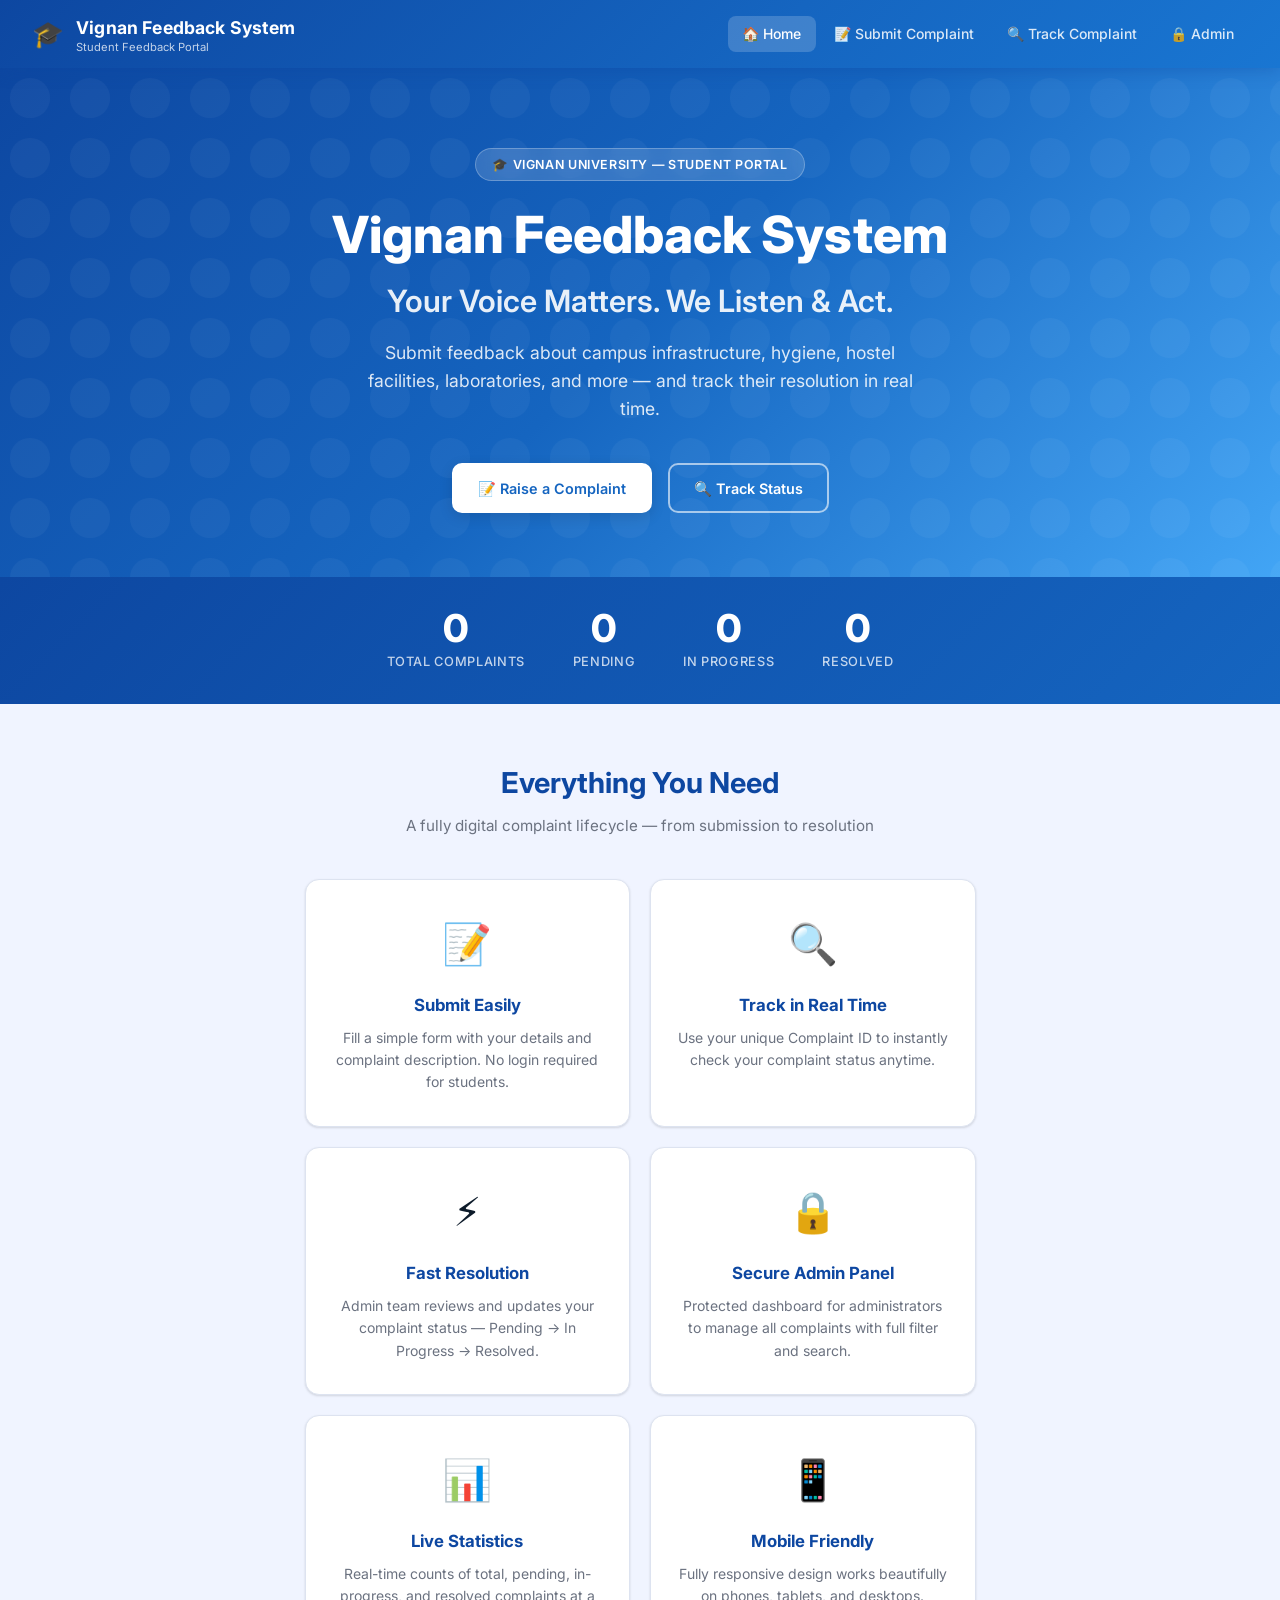
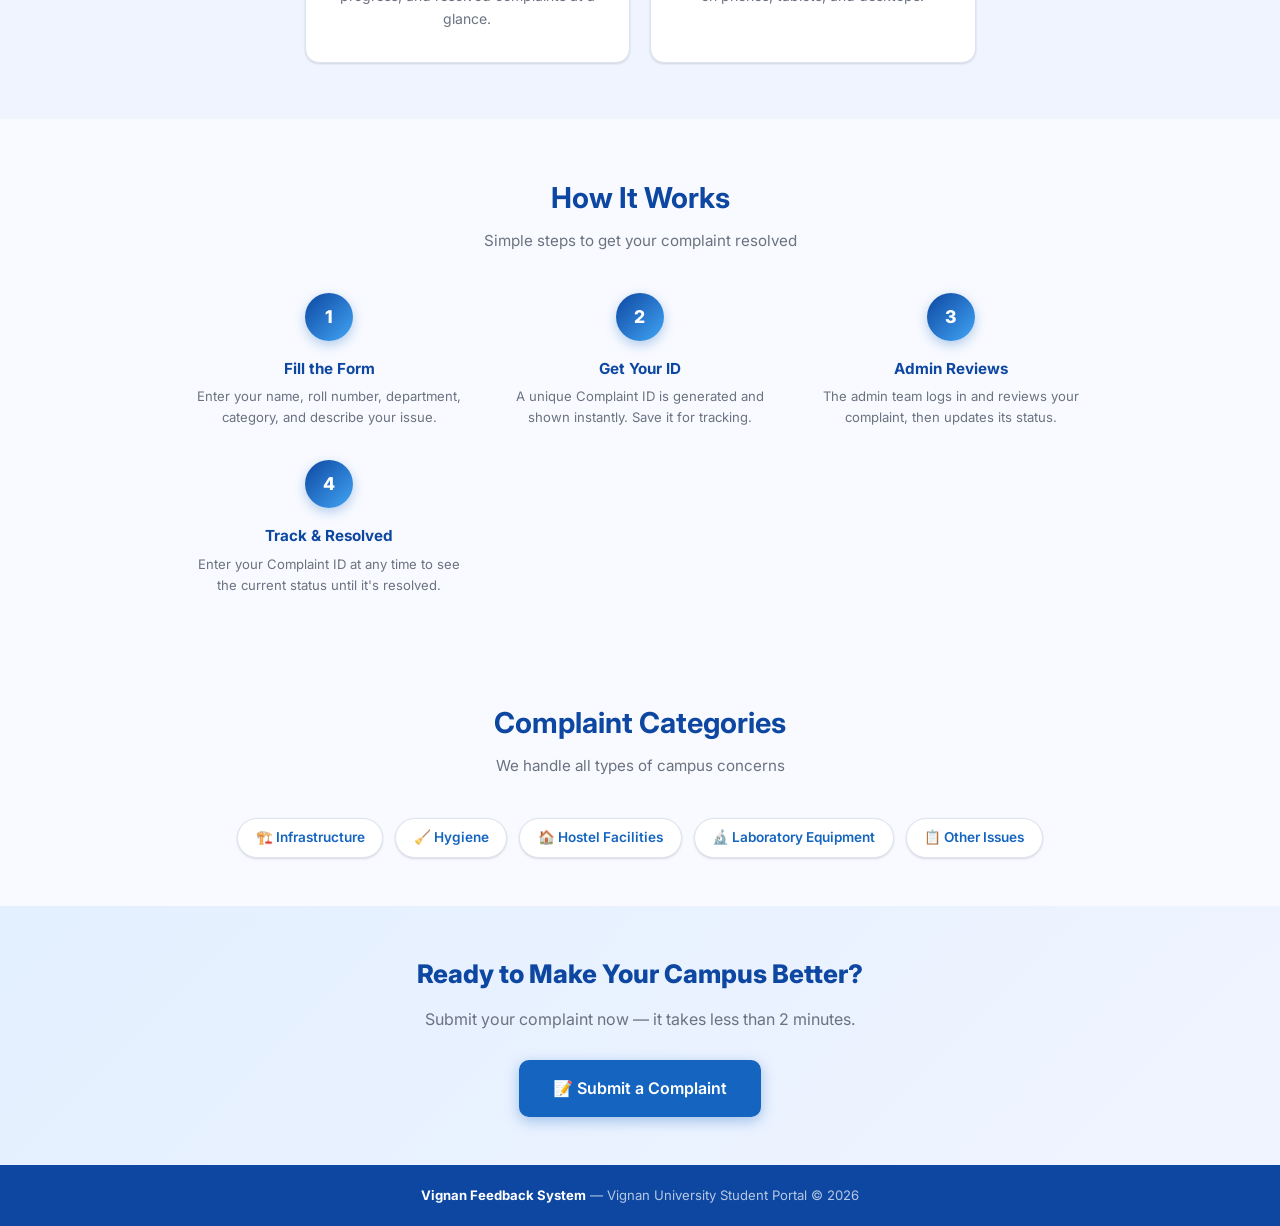
<file: index.html>
<!DOCTYPE html>
<html lang="en">

<head>
    <meta charset="UTF-8" />
    <meta name="viewport" content="width=device-width, initial-scale=1.0" />
    <title>Vignan Feedback System – Home | Student Feedback Portal</title>
    <meta name="description"
        content="Vignan Feedback System – Digital platform for students to raise and track feedback on infrastructure, hygiene, hostel, labs and campus maintenance." />
    <link rel="stylesheet" href="css/style.css" />
    <style>
        .cta-section {
            background: linear-gradient(135deg, #E3F0FF, #F0F4FF);
            padding: 3rem 1.5rem;
            text-align: center;
        }

        .how-section {
            padding: 3.5rem 1.5rem;
        }

        .how-steps {
            display: grid;
            grid-template-columns: repeat(auto-fit, minmax(220px, 1fr));
            gap: 2rem;
            max-width: 900px;
            margin: 0 auto;
        }

        .how-step {
            text-align: center;
        }

        .step-num {
            width: 48px;
            height: 48px;
            background: linear-gradient(135deg, var(--primary-dark), var(--accent));
            border-radius: 50%;
            color: #fff;
            display: flex;
            align-items: center;
            justify-content: center;
            font-weight: 800;
            font-size: 1.1rem;
            margin: 0 auto 1rem;
            box-shadow: 0 4px 12px rgba(21, 101, 192, .3);
        }

        .how-step h3 {
            font-size: .95rem;
            font-weight: 700;
            color: var(--primary-dark);
            margin-bottom: .3rem;
        }

        .how-step p {
            font-size: .82rem;
            color: var(--text-muted);
        }

        .categories-section {
            padding: 3rem 1.5rem;
            background: #F8FAFF;
        }

        .cat-chips {
            display: flex;
            flex-wrap: wrap;
            gap: .75rem;
            justify-content: center;
            margin-top: 1.5rem;
        }

        .cat-chip {
            display: inline-flex;
            align-items: center;
            gap: .4rem;
            padding: .5rem 1.1rem;
            border-radius: 50px;
            background: var(--bg-card);
            border: 1.5px solid var(--border);
            font-size: .85rem;
            font-weight: 600;
            color: var(--primary);
            box-shadow: var(--shadow-sm);
            transition: all var(--transition);
        }

        .cat-chip:hover {
            background: var(--primary);
            color: #fff;
            transform: translateY(-2px);
            box-shadow: var(--shadow-md);
        }
    </style>
</head>

<body>

    <!-- NAVBAR -->
    <nav class="navbar">
        <a href="index.html" class="navbar-brand">
            <span class="brand-icon">🎓</span>
            <div>
                <span class="brand-text">Vignan Feedback System</span>
                <span class="brand-sub">Student Feedback Portal</span>
            </div>
        </a>
        <button class="nav-hamburger" id="hamburger" aria-label="Menu">☰</button>
        <ul class="nav-links" id="navLinks">
            <li><a href="index.html">🏠 Home</a></li>
            <li><a href="submit.html">📝 Submit Complaint</a></li>
            <li><a href="track.html">🔍 Track Complaint</a></li>
            <li><a href="admin.html">🔒 Admin</a></li>
        </ul>
    </nav>

    <!-- HERO -->
    <section class="hero">
        <div class="hero-badge">🎓 Vignan University — Student Portal</div>
        <h1>Vignan Feedback System<br><span style="font-size:.6em;font-weight:600;opacity:.9">Your Voice Matters. We
                Listen & Act.</span></h1>
        <p>Submit feedback about campus infrastructure, hygiene, hostel facilities, laboratories, and more — and track
            their resolution in real time.</p>
        <div class="hero-actions">
            <a href="submit.html" class="btn btn-white">📝 Raise a Complaint</a>
            <a href="track.html" class="btn btn-outline-white">🔍 Track Status</a>
        </div>
    </section>

    <!-- COUNTER BANNER -->
    <div class="counter-banner">
        <div class="counter-grid">
            <div class="counter-item">
                <div class="counter-num" id="cntTotal">0</div>
                <div class="counter-label">Total Complaints</div>
            </div>
            <div class="counter-item">
                <div class="counter-num" id="cntPending">0</div>
                <div class="counter-label">Pending</div>
            </div>
            <div class="counter-item">
                <div class="counter-num" id="cntProgress">0</div>
                <div class="counter-label">In Progress</div>
            </div>
            <div class="counter-item">
                <div class="counter-num" id="cntResolved">0</div>
                <div class="counter-label">Resolved</div>
            </div>
        </div>
    </div>

    <!-- FEATURES -->
    <section class="features-section">
        <h2 class="section-title">Everything You Need</h2>
        <p class="section-sub">A fully digital complaint lifecycle — from submission to resolution</p>
        <div class="features-grid">
            <div class="feature-card card-hover">
                <span class="feature-icon">📝</span>
                <h3>Submit Easily</h3>
                <p>Fill a simple form with your details and complaint description. No login required for students.</p>
            </div>
            <div class="feature-card card-hover">
                <span class="feature-icon">🔍</span>
                <h3>Track in Real Time</h3>
                <p>Use your unique Complaint ID to instantly check your complaint status anytime.</p>
            </div>
            <div class="feature-card card-hover">
                <span class="feature-icon">⚡</span>
                <h3>Fast Resolution</h3>
                <p>Admin team reviews and updates your complaint status — Pending → In Progress → Resolved.</p>
            </div>
            <div class="feature-card card-hover">
                <span class="feature-icon">🔒</span>
                <h3>Secure Admin Panel</h3>
                <p>Protected dashboard for administrators to manage all complaints with full filter and search.</p>
            </div>
            <div class="feature-card card-hover">
                <span class="feature-icon">📊</span>
                <h3>Live Statistics</h3>
                <p>Real-time counts of total, pending, in-progress, and resolved complaints at a glance.</p>
            </div>
            <div class="feature-card card-hover">
                <span class="feature-icon">📱</span>
                <h3>Mobile Friendly</h3>
                <p>Fully responsive design works beautifully on phones, tablets, and desktops.</p>
            </div>
        </div>
    </section>

    <!-- HOW IT WORKS -->
    <section class="how-section" style="background:#F8FAFF;">
        <h2 class="section-title">How It Works</h2>
        <p class="section-sub">Simple steps to get your complaint resolved</p>
        <div class="how-steps">
            <div class="how-step">
                <div class="step-num">1</div>
                <h3>Fill the Form</h3>
                <p>Enter your name, roll number, department, category, and describe your issue.</p>
            </div>
            <div class="how-step">
                <div class="step-num">2</div>
                <h3>Get Your ID</h3>
                <p>A unique Complaint ID is generated and shown instantly. Save it for tracking.</p>
            </div>
            <div class="how-step">
                <div class="step-num">3</div>
                <h3>Admin Reviews</h3>
                <p>The admin team logs in and reviews your complaint, then updates its status.</p>
            </div>
            <div class="how-step">
                <div class="step-num">4</div>
                <h3>Track & Resolved</h3>
                <p>Enter your Complaint ID at any time to see the current status until it's resolved.</p>
            </div>
        </div>
    </section>

    <!-- CATEGORIES -->
    <section class="categories-section">
        <h2 class="section-title">Complaint Categories</h2>
        <p class="section-sub">We handle all types of campus concerns</p>
        <div class="cat-chips">
            <span class="cat-chip">🏗️ Infrastructure</span>
            <span class="cat-chip">🧹 Hygiene</span>
            <span class="cat-chip">🏠 Hostel Facilities</span>
            <span class="cat-chip">🔬 Laboratory Equipment</span>
            <span class="cat-chip">📋 Other Issues</span>
        </div>
    </section>

    <!-- CTA -->
    <section class="cta-section">
        <h2 style="font-size:1.6rem;font-weight:800;color:var(--primary-dark);margin-bottom:.75rem;">
            Ready to Make Your Campus Better?
        </h2>
        <p style="color:var(--text-muted);margin-bottom:1.75rem;">Submit your complaint now — it takes less than 2
            minutes.</p>
        <a href="submit.html" class="btn btn-primary" style="font-size:1rem;padding:.85rem 2rem;">
            📝 Submit a Complaint
        </a>
    </section>

    <!-- FOOTER -->
    <footer>
        <strong>Vignan Feedback System</strong> &mdash; Vignan University Student Portal &copy; 2026
    </footer>

    <script src="js/app.js"></script>
    <script>
        initNavbar();

        // Animate home counters from LocalStorage data
        window.addEventListener('DOMContentLoaded', () => {
            const stats = calcStats(getComplaints());
            animateCounter(document.getElementById('cntTotal'), stats.total);
            animateCounter(document.getElementById('cntPending'), stats.pending);
            animateCounter(document.getElementById('cntProgress'), stats.inProgress);
            animateCounter(document.getElementById('cntResolved'), stats.resolved);
        });
    </script>
</body>

</html>
</file>
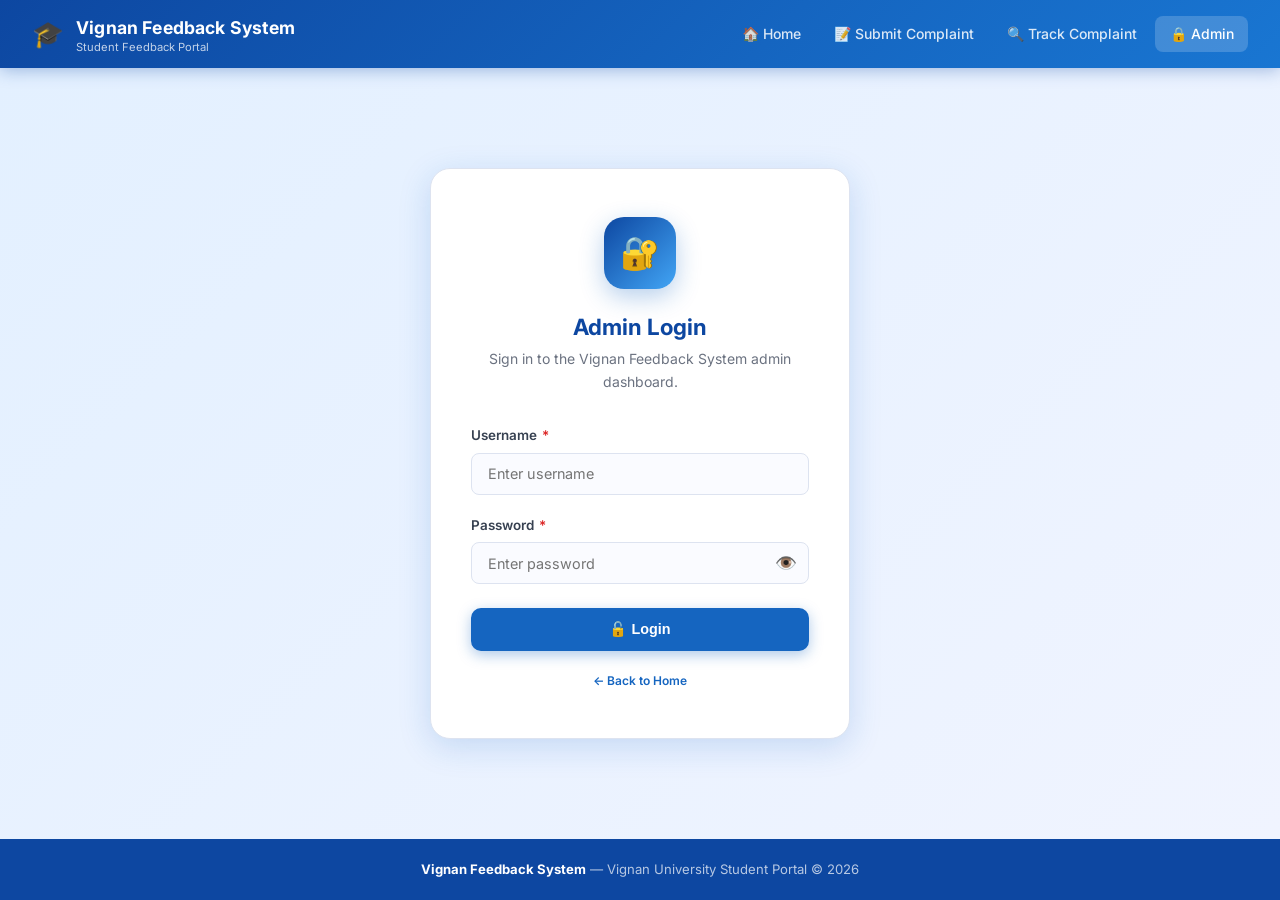
<file: admin.html>
<!DOCTYPE html>
<html lang="en">

<head>
    <meta charset="UTF-8" />
    <meta name="viewport" content="width=device-width, initial-scale=1.0" />
    <title>Admin Login | Vignan Feedback System</title>
    <meta name="description" content="Secure admin login for the Vignan Feedback System." />
    <link rel="stylesheet" href="css/style.css" />
</head>

<body style="display:flex;flex-direction:column;min-height:100vh;">

    <!-- NAVBAR -->
    <nav class="navbar">
        <a href="index.html" class="navbar-brand">
            <span class="brand-icon">🎓</span>
            <div>
                <span class="brand-text">Vignan Feedback System</span>
                <span class="brand-sub">Student Feedback Portal</span>
            </div>
        </a>
        <button class="nav-hamburger" id="hamburger" aria-label="Menu">☰</button>
        <ul class="nav-links" id="navLinks">
            <li><a href="index.html">🏠 Home</a></li>
            <li><a href="submit.html">📝 Submit Complaint</a></li>
            <li><a href="track.html">🔍 Track Complaint</a></li>
            <li><a href="admin.html">🔒 Admin</a></li>
        </ul>
    </nav>

    <div class="login-wrapper">
        <div class="login-card">
            <div class="login-logo">🔐</div>
            <h2>Admin Login</h2>
            <p class="login-sub">Sign in to the Vignan Feedback System admin dashboard.</p>

            <div id="alertArea"></div>

            <form id="loginForm" novalidate>
                <div class="form-group">
                    <label for="username">Username <span class="required">*</span></label>
                    <input type="text" id="username" placeholder="Enter username" autocomplete="username" />
                    <p class="field-error" id="usernameError">Please enter your username.</p>
                </div>
                <div class="form-group">
                    <label for="password">Password <span class="required">*</span></label>
                    <div style="position:relative;">
                        <input type="password" id="password" placeholder="Enter password"
                            autocomplete="current-password" style="padding-right:3rem;" />
                        <button type="button" id="togglePwd"
                            style="position:absolute;right:.75rem;top:50%;transform:translateY(-50%);background:none;border:none;cursor:pointer;font-size:1.1rem;"
                            aria-label="Toggle password">👁️</button>
                    </div>
                    <p class="field-error" id="passwordError">Please enter your password.</p>
                </div>
                <button type="submit" class="btn btn-primary btn-full" id="loginBtn" style="margin-top:.25rem;">
                    🔓 Login
                </button>
            </form>

            <p style="color:var(--text-muted);font-size:.75rem;margin-top:1.25rem;">
                <a href="index.html" style="color:var(--primary);text-decoration:none;font-weight:600;">← Back to
                    Home</a>
            </p>
        </div>
    </div>

    <footer>
        <strong>Vignan Feedback System</strong> &mdash; Vignan University Student Portal &copy; 2026
    </footer>

    <script src="js/app.js"></script>
    <script>
        initNavbar();

        // Redirect if already logged in
        if (isAdminLoggedIn()) {
            window.location.href = 'dashboard.html';
        }

        // Toggle password visibility
        document.getElementById('togglePwd').addEventListener('click', function () {
            const pwd = document.getElementById('password');
            const show = pwd.type === 'password';
            pwd.type = show ? 'text' : 'password';
            this.textContent = show ? '🙈' : '👁️';
        });

        ['username', 'password'].forEach(id => {
            document.getElementById(id).addEventListener('input', () => {
                clearFieldError(id);
                clearAlert('alertArea');
            });
        });

        document.getElementById('loginForm').addEventListener('submit', e => {
            e.preventDefault();
            clearAllErrors(['username', 'password']);
            clearAlert('alertArea');

            const user = document.getElementById('username').value.trim();
            const pass = document.getElementById('password').value;
            let valid = true;

            if (!user) { showFieldError('username', 'Please enter your username.'); valid = false; }
            if (!pass) { showFieldError('password', 'Please enter your password.'); valid = false; }
            if (!valid) return;

            const btn = document.getElementById('loginBtn');
            btn.disabled = true;
            btn.textContent = '⏳ Logging in…';

            setTimeout(() => {
                if (user === ADMIN_USER && pass === ADMIN_PASS) {
                    setAdminSession(true);
                    window.location.href = 'dashboard.html';
                } else {
                    showAlert('alertArea', 'error', 'Invalid username or password. Please try again.', '🔐');
                    btn.disabled = false;
                    btn.textContent = '🔓 Login';
                    document.getElementById('password').value = '';
                    document.getElementById('password').focus();
                }
            }, 500);
        });
    </script>
</body>

</html>
</file>
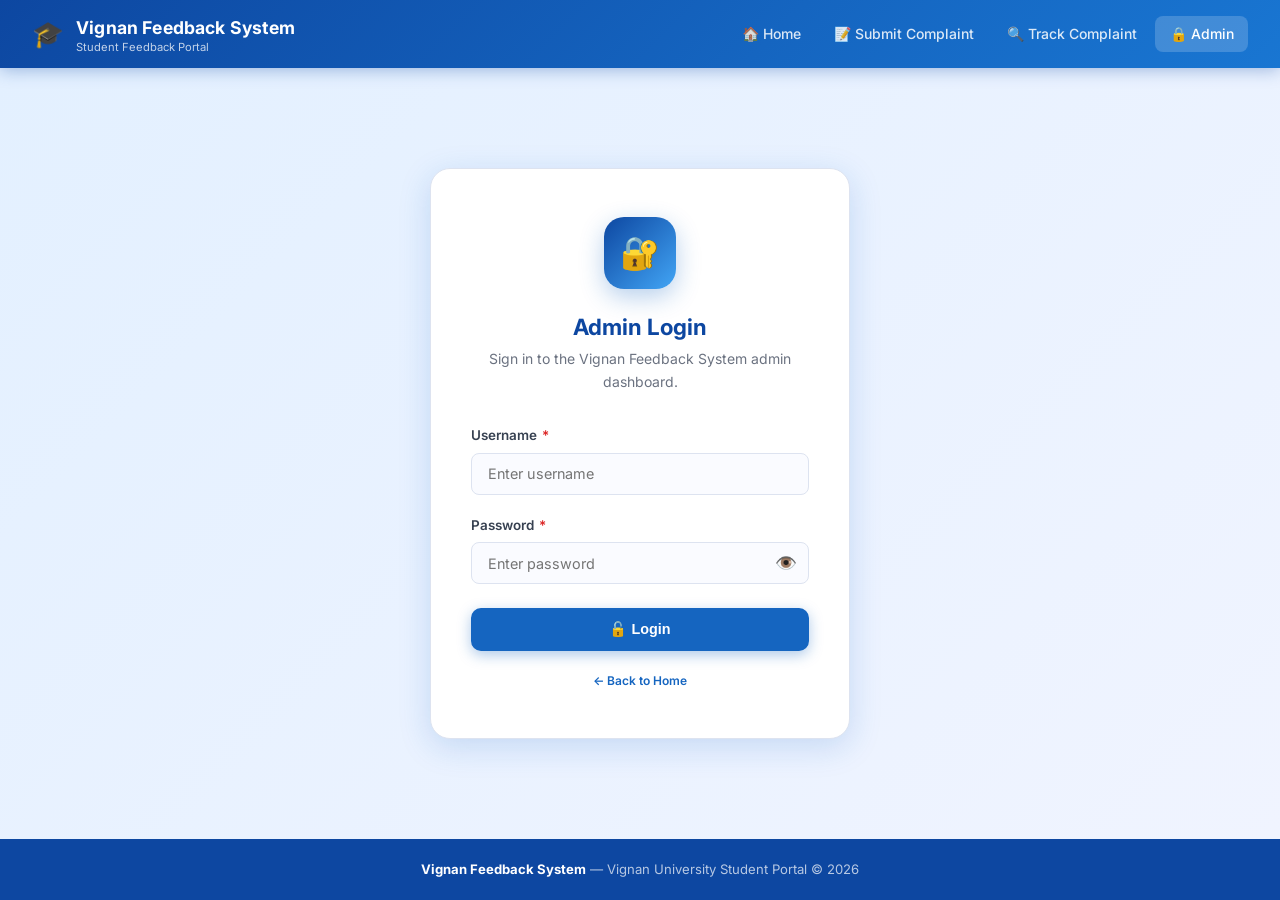
<file: dashboard.html>
<!DOCTYPE html>
<html lang="en">

<head>
    <meta charset="UTF-8" />
    <meta name="viewport" content="width=device-width, initial-scale=1.0" />
    <title>Admin Dashboard | Vignan Feedback System</title>
    <meta name="description" content="Admin dashboard to manage and resolve student feedback at Vignan University." />
    <link rel="stylesheet" href="css/style.css" />
    <style>
        body {
            background: #EEF1FB;
        }

        /* Sidebar-less top bar for admin */
        .admin-bar {
            background: var(--bg-card);
            border-bottom: 1px solid var(--border);
            padding: .9rem 2rem;
            display: flex;
            align-items: center;
            justify-content: space-between;
            gap: 1rem;
            flex-wrap: wrap;
        }

        .admin-bar .admin-info {
            display: flex;
            align-items: center;
            gap: .75rem;
        }

        .admin-avatar {
            width: 40px;
            height: 40px;
            background: linear-gradient(135deg, var(--primary-dark), var(--accent));
            border-radius: 10px;
            display: flex;
            align-items: center;
            justify-content: center;
            font-size: 1.2rem;
            color: #fff;
        }

        .admin-name {
            font-weight: 700;
            color: var(--primary-dark);
            font-size: .95rem;
        }

        .admin-role {
            font-size: .72rem;
            color: var(--text-muted);
        }

        .dashboard-wrap {
            max-width: 1200px;
            margin: 0 auto;
            padding: 2rem 1.5rem;
        }

        /* Complaint row action */
        .action-cell {
            white-space: nowrap;
            display: flex;
            gap: .4rem;
            align-items: center;
        }

        .cat-tag {
            display: inline-flex;
            align-items: center;
            gap: .3rem;
            font-size: .75rem;
            font-weight: 600;
            padding: .2rem .6rem;
            border-radius: 6px;
            background: var(--bg);
            color: var(--primary-dark);
            border: 1px solid var(--border);
            white-space: nowrap;
        }

        .complaint-id-cell {
            font-family: 'Courier New', monospace;
            font-size: .8rem;
            color: var(--primary);
            font-weight: 700;
        }

        /* Table overflow-x on mobile with min widths */
        .table-wrapper table {
            min-width: 860px;
        }

        /* No results */
        .no-results {
            text-align: center;
            padding: 3rem 1rem;
            color: var(--text-muted);
        }

        .no-results .icon {
            font-size: 3rem;
            margin-bottom: .75rem;
            display: block;
        }

        /* Responsive stats */
        @media (max-width: 600px) {
            .admin-bar {
                padding: .75rem 1rem;
            }

            .dashboard-wrap {
                padding: 1.25rem 1rem;
            }
        }
    </style>
</head>

<body>

    <!-- NAVBAR -->
    <nav class="navbar">
        <a href="index.html" class="navbar-brand">
            <span class="brand-icon">🎓</span>
            <div>
                <span class="brand-text">Vignan Feedback System</span>
                <span class="brand-sub">Student Feedback Portal</span>
            </div>
        </a>
        <button class="nav-hamburger" id="hamburger" aria-label="Menu">☰</button>
        <ul class="nav-links" id="navLinks">
            <li><a href="index.html">🏠 Home</a></li>
            <li><a href="submit.html">📝 Submit Complaint</a></li>
            <li><a href="track.html">🔍 Track Complaint</a></li>
            <li><a href="admin.html">🔒 Admin</a></li>
        </ul>
    </nav>

    <!-- ADMIN BAR -->
    <div class="admin-bar">
        <div class="admin-info">
            <div class="admin-avatar">👨‍💼</div>
            <div>
                <div class="admin-name">Administrator</div>
                <div class="admin-role">Vignan Feedback Management Panel</div>
            </div>
        </div>
        <button class="btn btn-danger btn-sm" onclick="logout()">🚪 Logout</button>
    </div>

    <!-- DASHBOARD CONTENT -->
    <div class="dashboard-wrap">

        <!-- Page Header -->
        <div class="page-header">
            <h2>📋 Feedback Dashboard</h2>
            <p>Manage and update the status of all student feedback submissions.</p>
        </div>

        <!-- Stats -->
        <div class="stats-grid">
            <div class="stat-card">
                <div class="stat-icon blue">📋</div>
                <div class="stat-info">
                    <div class="stat-value" id="statTotal">0</div>
                    <div class="stat-label">Total Complaints</div>
                </div>
            </div>
            <div class="stat-card">
                <div class="stat-icon yellow">🕐</div>
                <div class="stat-info">
                    <div class="stat-value" id="statPending">0</div>
                    <div class="stat-label">Pending</div>
                </div>
            </div>
            <div class="stat-card">
                <div class="stat-icon orange">🔄</div>
                <div class="stat-info">
                    <div class="stat-value" id="statInProgress">0</div>
                    <div class="stat-label">In Progress</div>
                </div>
            </div>
            <div class="stat-card">
                <div class="stat-icon green">✅</div>
                <div class="stat-info">
                    <div class="stat-value" id="statResolved">0</div>
                    <div class="stat-label">Resolved</div>
                </div>
            </div>
        </div>

        <!-- Alert Area -->
        <div id="alertArea"></div>

        <!-- Toolbar + Filters -->
        <div class="dashboard-toolbar">
            <div>
                <div class="toolbar-title">All Complaints</div>
                <div class="toolbar-count" id="countLabel">Loading…</div>
            </div>
            <button class="btn btn-outline btn-sm" onclick="refreshDashboard()">🔄 Refresh</button>
        </div>

        <div class="filter-bar">
            <input type="search" id="searchInput" placeholder="🔍 Search by name, roll no, or ID…"
                oninput="applyFilters()" />
            <select id="filterCategory" onchange="applyFilters()">
                <option value="">All Categories</option>
                <option value="Infrastructure">🏗️ Infrastructure</option>
                <option value="Hygiene">🧹 Hygiene</option>
                <option value="Hostel">🏠 Hostel</option>
                <option value="Labs">🔬 Labs</option>
                <option value="Other">📋 Other</option>
            </select>
            <select id="filterStatus" onchange="applyFilters()">
                <option value="">All Statuses</option>
                <option value="Pending">🕐 Pending</option>
                <option value="In Progress">🔄 In Progress</option>
                <option value="Resolved">✅ Resolved</option>
            </select>
            <select id="filterDept" onchange="applyFilters()">
                <option value="">All Departments</option>
                <option>Computer Science</option>
                <option>Electronics & Communication</option>
                <option>Mechanical Engineering</option>
                <option>Civil Engineering</option>
                <option>Electrical Engineering</option>
                <option>Information Technology</option>
                <option>Chemical Engineering</option>
                <option>Biotechnology</option>
                <option>Other</option>
            </select>
        </div>

        <!-- Table -->
        <div class="table-wrapper">
            <table id="complaintsTable">
                <thead>
                    <tr>
                        <th>#</th>
                        <th>Complaint ID</th>
                        <th>Student Name</th>
                        <th>Roll No.</th>
                        <th>Department</th>
                        <th>Category</th>
                        <th>Description</th>
                        <th>Submitted</th>
                        <th>Current Status</th>
                        <th>Update Status</th>
                    </tr>
                </thead>
                <tbody id="tableBody">
                    <tr>
                        <td colspan="10">
                            <div class="no-results"><span class="icon">⏳</span>Loading complaints…</div>
                        </td>
                    </tr>
                </tbody>
            </table>
        </div>

    </div>

    <!-- FOOTER -->
    <footer>
        <strong>Vignan Feedback System</strong> &mdash; Admin Dashboard &copy; 2026
    </footer>

    <script src="js/app.js"></script>
    <script>
        requireAdminAuth();
        initNavbar();

        let allComplaints = [];

        function refreshDashboard() {
            allComplaints = getComplaints();
            updateStats(allComplaints);
            applyFilters();
        }

        function updateStats(list) {
            const s = calcStats(list);
            animateCounter(document.getElementById('statTotal'), s.total, 600);
            animateCounter(document.getElementById('statPending'), s.pending, 600);
            animateCounter(document.getElementById('statInProgress'), s.inProgress, 600);
            animateCounter(document.getElementById('statResolved'), s.resolved, 600);
        }

        function applyFilters() {
            const search = document.getElementById('searchInput').value.trim().toLowerCase();
            const cat = document.getElementById('filterCategory').value;
            const status = document.getElementById('filterStatus').value;
            const dept = document.getElementById('filterDept').value;

            const filtered = allComplaints.filter(c => {
                const matchSearch = !search ||
                    c.name.toLowerCase().includes(search) ||
                    c.roll.toLowerCase().includes(search) ||
                    c.id.toLowerCase().includes(search) ||
                    c.description.toLowerCase().includes(search);
                const matchCat = !cat || c.category === cat;
                const matchStatus = !status || c.status === status;
                const matchDept = !dept || c.department === dept;
                return matchSearch && matchCat && matchStatus && matchDept;
            });

            renderTable(filtered);
            document.getElementById('countLabel').textContent =
                `Showing ${filtered.length} of ${allComplaints.length} complaint${allComplaints.length !== 1 ? 's' : ''}`;
        }

        function renderTable(list) {
            const tbody = document.getElementById('tableBody');

            if (list.length === 0) {
                tbody.innerHTML = `
        <tr>
          <td colspan="10">
            <div class="no-results">
              <span class="icon">📭</span>
              <p>No complaints found matching your filters.</p>
            </div>
          </td>
        </tr>`;
                return;
            }

            tbody.innerHTML = list.map((c, i) => `
      <tr id="row-${c.id}">
        <td style="color:var(--text-muted);font-size:.8rem;">${i + 1}</td>
        <td class="complaint-id-cell">${escHtml(c.id)}</td>
        <td style="font-weight:600;color:var(--text-dark);">${escHtml(c.name)}</td>
        <td>${escHtml(c.roll)}</td>
        <td style="font-size:.82rem;">${escHtml(c.department)}</td>
        <td><span class="cat-tag">${categoryIcon(c.category)} ${escHtml(c.category)}</span></td>
        <td style="max-width:200px;">
          <div style="max-height:3.5em;overflow:hidden;font-size:.82rem;color:var(--text-muted);" title="${escHtml(c.description)}">
            ${escHtml(c.description)}
          </div>
        </td>
        <td style="font-size:.78rem;color:var(--text-muted);white-space:nowrap;">${formatDate(c.createdAt)}</td>
        <td>${statusBadge(c.status)}</td>
        <td class="action-cell">
          <select class="table-status-select" id="sel-${c.id}" onchange="updateStatus('${c.id}', this.value)">
            <option value="Pending"     ${c.status === 'Pending' ? 'selected' : ''}>🕐 Pending</option>
            <option value="In Progress" ${c.status === 'In Progress' ? 'selected' : ''}>🔄 In Progress</option>
            <option value="Resolved"    ${c.status === 'Resolved' ? 'selected' : ''}>✅ Resolved</option>
          </select>
        </td>
      </tr>
    `).join('');
        }

        function updateStatus(id, newStatus) {
            const ok = updateComplaintStatus(id, newStatus);
            if (!ok) {
                showAlert('alertArea', 'error', 'Failed to update complaint status. Please refresh.');
                return;
            }
            // Refresh in-memory list
            allComplaints = getComplaints();
            updateStats(allComplaints);

            // Update badge in the row without full re-render (smooth UX)
            const row = document.getElementById('row-' + id);
            if (row) {
                const badgeCell = row.querySelectorAll('td')[8];
                if (badgeCell) {
                    badgeCell.innerHTML = statusBadge(newStatus);
                }
            }

            showAlert('alertArea', 'success',
                `Status updated to <strong>${newStatus}</strong> for complaint <strong>${id}</strong>.`, '✅');

            // Auto-clear alert after 3s
            setTimeout(() => clearAlert('alertArea'), 3000);
        }

        function logout() {
            if (confirm('Are you sure you want to logout?')) {
                setAdminSession(false);
                window.location.href = 'admin.html';
            }
        }

        function escHtml(s) {
            return String(s)
                .replace(/&/g, '&amp;')
                .replace(/</g, '&lt;')
                .replace(/>/g, '&gt;')
                .replace(/"/g, '&quot;');
        }

        // Init
        window.addEventListener('DOMContentLoaded', refreshDashboard);

        // Auto-refresh every 30 seconds
        setInterval(refreshDashboard, 30000);
    </script>
</body>

</html>
</file>
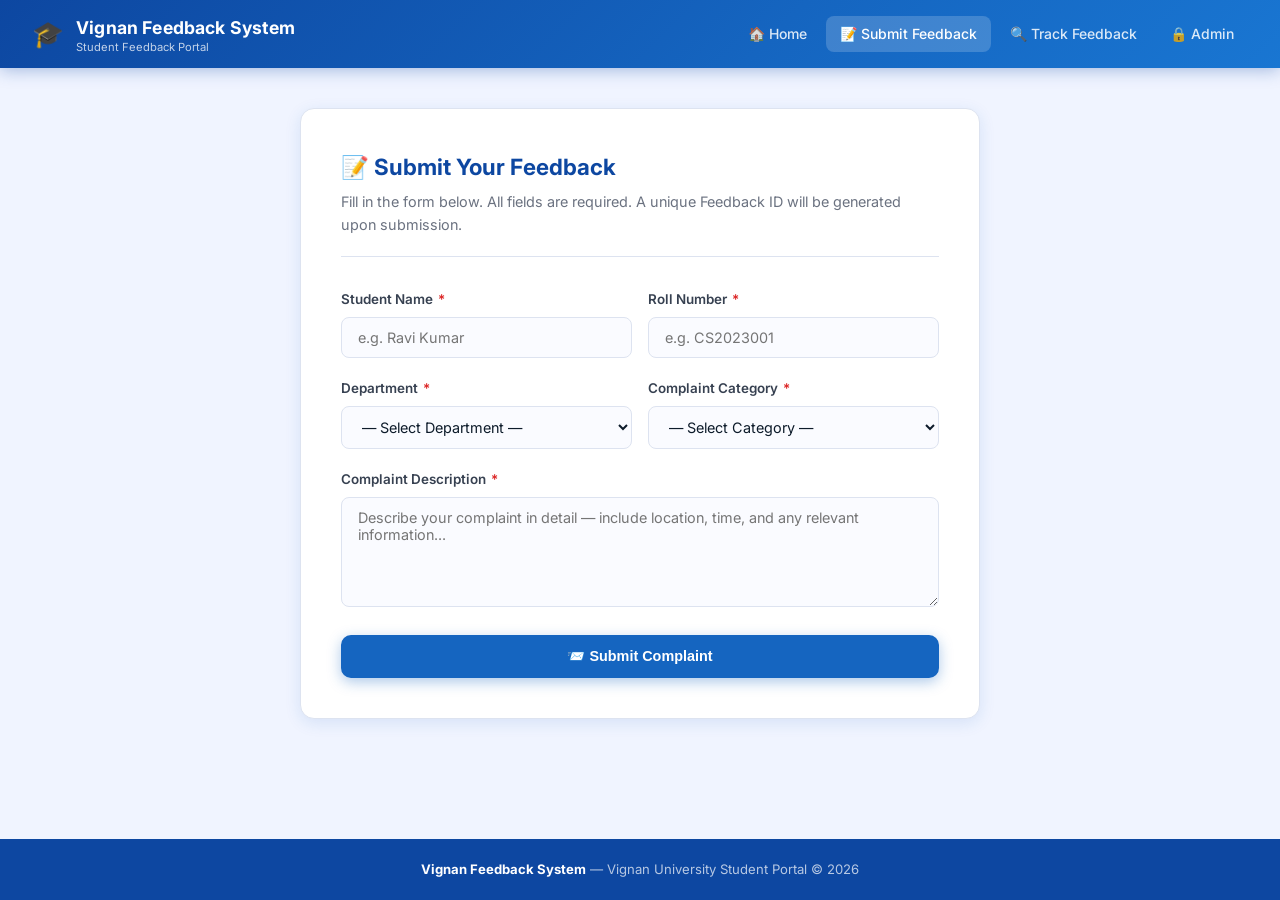
<file: submit.html>
<!DOCTYPE html>
<html lang="en">

<head>
    <meta charset="UTF-8" />
    <meta name="viewport" content="width=device-width, initial-scale=1.0" />
    <title>Submit Feedback | Vignan Feedback System</title>
    <meta name="description"
        content="Submit a new campus feedback for infrastructure, hygiene, hostel, labs, or other issues at Vignan University." />
    <link rel="stylesheet" href="css/style.css" />
    <style>
        .success-box {
            background: var(--bg-card);
            border: 1.5px solid #86EFAC;
            border-radius: var(--radius);
            padding: 2rem;
            text-align: center;
            box-shadow: var(--shadow-md);
            max-width: 480px;
            margin: 0 auto;
            animation: slideIn .45s ease;
        }

        .success-box .success-icon {
            font-size: 3.5rem;
            margin-bottom: 1rem;
        }

        .success-box h3 {
            font-size: 1.3rem;
            font-weight: 700;
            color: #166534;
            margin-bottom: .5rem;
        }

        .success-box p {
            color: var(--text-muted);
            font-size: .9rem;
            margin-bottom: 1rem;
        }

        .complaint-id-display {
            background: linear-gradient(135deg, var(--primary-dark), var(--primary));
            color: #fff;
            border-radius: 10px;
            padding: .9rem 1.25rem;
            font-family: 'Courier New', monospace;
            font-size: 1.15rem;
            font-weight: 700;
            letter-spacing: .08em;
            margin: 1rem 0;
            user-select: all;
        }

        .copy-btn {
            display: inline-flex;
            align-items: center;
            gap: .4rem;
            font-size: .8rem;
            color: var(--primary);
            cursor: pointer;
            background: none;
            border: none;
            font-weight: 600;
            margin-top: -.25rem;
        }

        .copy-btn:hover {
            text-decoration: underline;
        }
    </style>
</head>

<body>

    <!-- NAVBAR -->
    <nav class="navbar">
        <a href="index.html" class="navbar-brand">
            <span class="brand-icon">🎓</span>
            <div>
                <span class="brand-text">Vignan Feedback System</span>
                <span class="brand-sub">Student Feedback Portal</span>
            </div>
        </a>
        <button class="nav-hamburger" id="hamburger" aria-label="Menu">☰</button>
        <ul class="nav-links" id="navLinks">
            <li><a href="index.html">🏠 Home</a></li>
            <li><a href="submit.html">📝 Submit Feedback</a></li>
            <li><a href="track.html">🔍 Track Feedback</a></li>
            <li><a href="admin.html">🔒 Admin</a></li>
        </ul>
    </nav>

    <!-- PAGE CONTENT -->
    <main style="flex:1; padding: 2.5rem 1.5rem; display:flex; flex-direction:column; align-items:center;">

        <!-- Alert area -->
        <div id="alertArea" style="width:100%;max-width:680px;"></div>

        <!-- Success Section (hidden until submission) -->
        <div id="successSection" style="display:none; width:100%; text-align:center;">
            <div class="success-box">
                <div class="success-icon">🎉</div>
                <h3>Feedback Submitted Successfully!</h3>
                <p>Your feedback has been registered. Use the Feedback ID below to track its status.</p>
                <div class="complaint-id-display" id="displayedId">—</div>
                <button class="copy-btn" id="copyBtn" onclick="copyId()">📋 Copy ID</button>
                <div style="display:flex; gap:.75rem; justify-content:center; margin-top:1.5rem; flex-wrap:wrap;">
                    <a href="track.html" class="btn btn-primary btn-sm">🔍 Track Now</a>
                    <button class="btn btn-outline btn-sm" onclick="resetForm()">📝 Submit Another</button>
                </div>
            </div>
        </div>

        <!-- Form Section -->
        <div id="formSection" style="width:100%;">
            <div class="form-card">
                <h2>📝 Submit Your Feedback</h2>
                <p class="form-subtitle">Fill in the form below. All fields are required. A unique Feedback ID will be
                    generated upon submission.</p>

                <form id="complaintForm" novalidate>
                    <div class="form-row">
                        <div class="form-group">
                            <label for="studentName">Student Name <span class="required">*</span></label>
                            <input type="text" id="studentName" placeholder="e.g. Ravi Kumar" autocomplete="name" />
                            <p class="field-error" id="studentNameError">Please enter your name.</p>
                        </div>
                        <div class="form-group">
                            <label for="rollNumber">Roll Number <span class="required">*</span></label>
                            <input type="text" id="rollNumber" placeholder="e.g. CS2023001" />
                            <p class="field-error" id="rollNumberError">Please enter your roll number.</p>
                        </div>
                    </div>

                    <div class="form-row">
                        <div class="form-group">
                            <label for="department">Department <span class="required">*</span></label>
                            <select id="department">
                                <option value="">— Select Department —</option>
                                <option>Computer Science</option>
                                <option>Electronics & Communication</option>
                                <option>Mechanical Engineering</option>
                                <option>Civil Engineering</option>
                                <option>Electrical Engineering</option>
                                <option>Information Technology</option>
                                <option>Chemical Engineering</option>
                                <option>Biotechnology</option>
                                <option>Other</option>
                            </select>
                            <p class="field-error" id="departmentError">Please select your department.</p>
                        </div>
                        <div class="form-group">
                            <label for="category">Complaint Category <span class="required">*</span></label>
                            <select id="category">
                                <option value="">— Select Category —</option>
                                <option value="Infrastructure">🏗️ Infrastructure</option>
                                <option value="Hygiene">🧹 Hygiene</option>
                                <option value="Hostel">🏠 Hostel Facilities</option>
                                <option value="Labs">🔬 Laboratory Equipment</option>
                                <option value="Other">📋 Other</option>
                            </select>
                            <p class="field-error" id="categoryError">Please select a complaint category.</p>
                        </div>
                    </div>

                    <div class="form-group">
                        <label for="description">Complaint Description <span class="required">*</span></label>
                        <textarea id="description" rows="5"
                            placeholder="Describe your complaint in detail — include location, time, and any relevant information..."></textarea>
                        <p class="field-error" id="descriptionError">Please describe your complaint (at least 20
                            characters).</p>
                    </div>

                    <button type="submit" class="btn btn-primary btn-full" id="submitBtn">
                        📨 Submit Complaint
                    </button>
                </form>
            </div>
        </div>

    </main>

    <!-- FOOTER -->
    <footer>
        <strong>Vignan Feedback System</strong> &mdash; Vignan University Student Portal &copy; 2026
    </footer>

    <script src="js/app.js"></script>
    <script>
        initNavbar();

        const form = document.getElementById('complaintForm');
        const formSection = document.getElementById('formSection');
        const successSec = document.getElementById('successSection');
        const displayedId = document.getElementById('displayedId');
        let lastId = '';

        // Live clear errors on input
        ['studentName', 'rollNumber', 'department', 'category', 'description'].forEach(id => {
            document.getElementById(id).addEventListener('input', () => clearFieldError(id));
        });

        form.addEventListener('submit', e => {
            e.preventDefault();
            clearAllErrors(['studentName', 'rollNumber', 'department', 'category', 'description']);
            clearAlert('alertArea');

            const name = document.getElementById('studentName').value.trim();
            const roll = document.getElementById('rollNumber').value.trim();
            const dept = document.getElementById('department').value;
            const cat = document.getElementById('category').value;
            const desc = document.getElementById('description').value.trim();

            let valid = true;

            if (!name) { showFieldError('studentName', 'Please enter your full name.'); valid = false; }
            if (!roll) { showFieldError('rollNumber', 'Please enter your roll number.'); valid = false; }
            if (!dept) { showFieldError('department', 'Please select your department.'); valid = false; }
            if (!cat) { showFieldError('category', 'Please select a complaint category.'); valid = false; }
            if (desc.length < 20) { showFieldError('description', 'Description must be at least 20 characters.'); valid = false; }

            if (!valid) {
                showAlert('alertArea', 'error', 'Please fix the errors above before submitting.');
                return;
            }

            const btn = document.getElementById('submitBtn');
            btn.disabled = true;
            btn.textContent = '⏳ Submitting…';

            setTimeout(() => {
                const id = generateComplaintId();
                const complaint = {
                    id,
                    name,
                    roll,
                    department: dept,
                    category: cat,
                    description: desc,
                    status: 'Pending',
                    createdAt: new Date().toISOString(),
                    updatedAt: new Date().toISOString(),
                };
                addComplaint(complaint);

                lastId = id;
                displayedId.textContent = id;
                formSection.style.display = 'none';
                successSec.style.display = '';
                window.scrollTo({ top: 0, behavior: 'smooth' });

                btn.disabled = false;
                btn.textContent = '📨 Submit Complaint';
            }, 600);
        });

        function copyId() {
            navigator.clipboard.writeText(lastId).then(() => {
                const btn = document.getElementById('copyBtn');
                btn.textContent = '✅ Copied!';
                setTimeout(() => { btn.textContent = '📋 Copy ID'; }, 1800);
            });
        }

        function resetForm() {
            form.reset();
            clearAllErrors(['studentName', 'rollNumber', 'department', 'category', 'description']);
            formSection.style.display = '';
            successSec.style.display = 'none';
            window.scrollTo({ top: 0, behavior: 'smooth' });
        }
    </script>
</body>

</html>
</file>
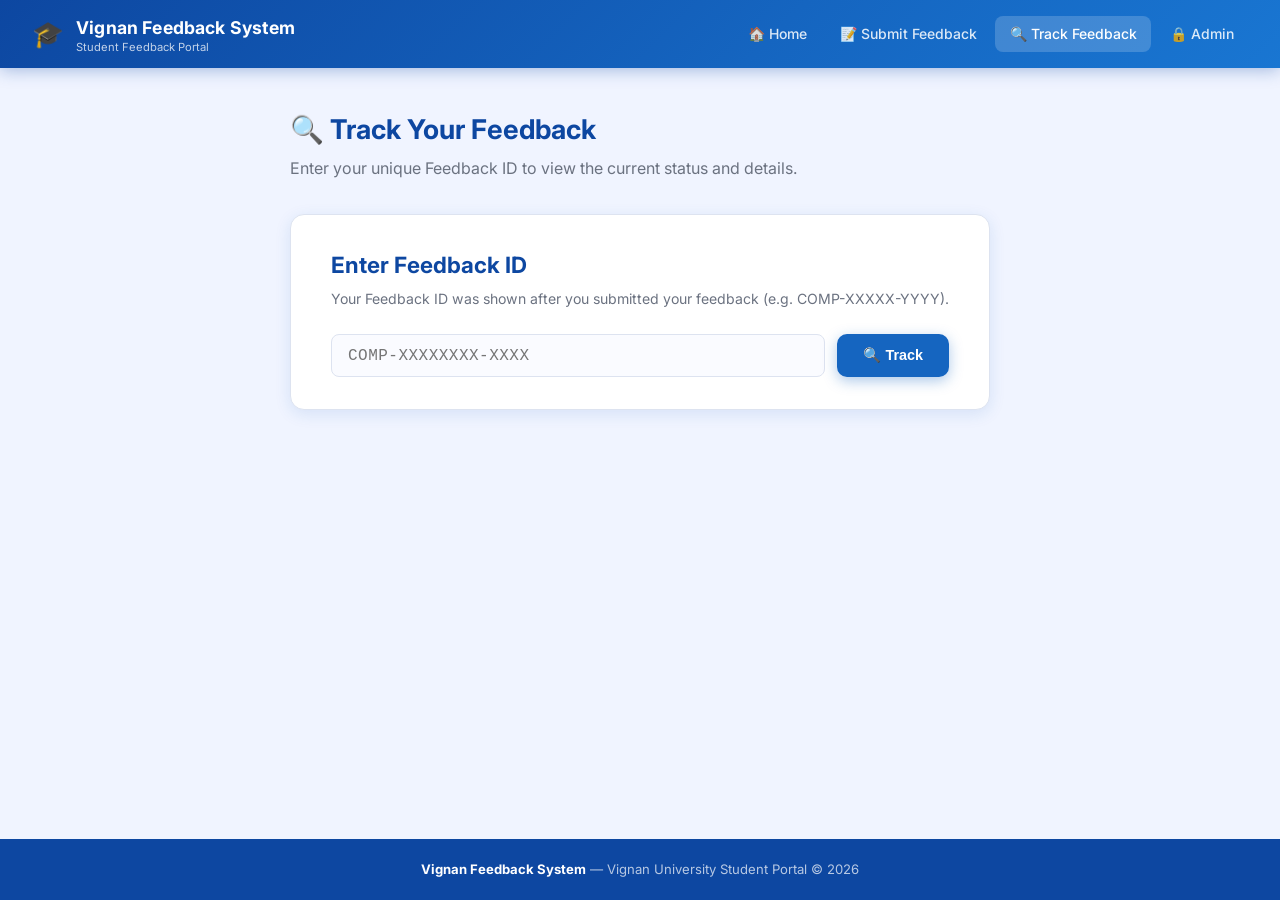
<file: track.html>
<!DOCTYPE html>
<html lang="en">

<head>
    <meta charset="UTF-8" />
    <meta name="viewport" content="width=device-width, initial-scale=1.0" />
    <title>Track Feedback | Vignan Feedback System</title>
    <meta name="description"
        content="Track the status of your campus feedback using your unique Feedback ID at Vignan University." />
    <link rel="stylesheet" href="css/style.css" />
    <style>
        .track-wrap {
            max-width: 700px;
            margin: 0 auto;
            width: 100%;
        }

        .track-input-card {
            background: var(--bg-card);
            border: 1px solid var(--border);
            border-radius: var(--radius);
            padding: 2rem 2.5rem;
            box-shadow: var(--shadow-md);
            margin-bottom: 1.5rem;
        }

        .track-input-card h2 {
            font-size: 1.4rem;
            font-weight: 700;
            color: var(--primary-dark);
            margin-bottom: .3rem;
        }

        .track-input-card p {
            color: var(--text-muted);
            font-size: .88rem;
            margin-bottom: 1.5rem;
        }

        .track-input-row {
            display: flex;
            gap: .75rem;
        }

        .track-input-row input {
            flex: 1;
            font-family: 'Courier New', monospace;
            font-size: 1rem;
            letter-spacing: .03em;
            text-transform: uppercase;
        }

        .status-timeline {
            display: flex;
            align-items: center;
            margin-top: 1.5rem;
            gap: 0;
        }

        .timeline-step {
            flex: 1;
            text-align: center;
            position: relative;
        }

        .timeline-step::before {
            content: '';
            position: absolute;
            top: 18px;
            left: 0;
            right: 0;
            height: 2px;
            background: var(--border);
            z-index: 0;
        }

        .timeline-step:first-child::before {
            left: 50%;
        }

        .timeline-step:last-child::before {
            right: 50%;
        }

        .step-dot {
            width: 36px;
            height: 36px;
            border-radius: 50%;
            background: var(--border);
            display: flex;
            align-items: center;
            justify-content: center;
            font-size: .9rem;
            margin: 0 auto .6rem;
            position: relative;
            z-index: 1;
            transition: all var(--transition);
            border: 2px solid transparent;
        }

        .step-dot.active {
            background: var(--primary);
            color: #fff;
            box-shadow: 0 3px 10px rgba(21, 101, 192, .35);
        }

        .step-dot.done {
            background: var(--success);
            color: #fff;
        }

        .timeline-step .step-label {
            font-size: .7rem;
            font-weight: 600;
            color: var(--text-muted);
            text-transform: uppercase;
            letter-spacing: .04em;
        }

        .timeline-step.active .step-label {
            color: var(--primary);
        }

        .timeline-step.done .step-label {
            color: var(--success);
        }

        .timeline-line-fill {
            position: absolute;
            top: 18px;
            left: 50%;
            height: 2px;
            background: var(--primary);
            width: 100%;
            z-index: 0;
            transform-origin: left;
            transition: transform .6s ease;
            transform: scaleX(0);
        }

        .timeline-step.done .timeline-line-fill {
            transform: scaleX(1);
        }
    </style>
</head>

<body>

    <!-- NAVBAR -->
    <nav class="navbar">
        <a href="index.html" class="navbar-brand">
            <span class="brand-icon">🎓</span>
            <div>
                <span class="brand-text">Vignan Feedback System</span>
                <span class="brand-sub">Student Feedback Portal</span>
            </div>
        </a>
        <button class="nav-hamburger" id="hamburger" aria-label="Menu">☰</button>
        <ul class="nav-links" id="navLinks">
            <li><a href="index.html">🏠 Home</a></li>
            <li><a href="submit.html">📝 Submit Feedback</a></li>
            <li><a href="track.html">🔍 Track Feedback</a></li>
            <li><a href="admin.html">🔒 Admin</a></li>
        </ul>
    </nav>

    <main class="page-content">
        <div class="track-wrap">
            <div class="page-header">
                <h2>🔍 Track Your Feedback</h2>
                <p>Enter your unique Feedback ID to view the current status and details.</p>
            </div>

            <!-- Alert -->
            <div id="alertArea"></div>

            <!-- Input Card -->
            <div class="track-input-card">
                <h2>Enter Feedback ID</h2>
                <p>Your Feedback ID was shown after you submitted your feedback (e.g. COMP-XXXXX-YYYY).</p>
                <div class="track-input-row">
                    <input type="text" id="trackInput" placeholder="COMP-XXXXXXXX-XXXX" maxlength="30" />
                    <button class="btn btn-primary" id="trackBtn" onclick="trackFeedback()">🔍 Track</button>
                </div>
                <p id="trackInputError" class="field-error"></p>
            </div>

            <!-- Result -->
            <div id="resultArea"></div>
        </div>
    </main>

    <!-- FOOTER -->
    <footer>
        <strong>Vignan Feedback System</strong> &mdash; Vignan University Student Portal &copy; 2026
    </footer>

    <script src="js/app.js"></script>
    <script>
        initNavbar();

        // Auto-uppercase input
        document.getElementById('trackInput').addEventListener('input', function () {
            this.value = this.value.toUpperCase();
            clearFieldError('trackInput');
            clearAlert('alertArea');
        });

        // Enter key support
        document.getElementById('trackInput').addEventListener('keydown', e => {
            if (e.key === 'Enter') trackComplaint();
        });

        // Pre-fill from URL param ?id=...
        const urlId = new URLSearchParams(location.search).get('id');
        if (urlId) {
            document.getElementById('trackInput').value = urlId.toUpperCase();
            window.addEventListener('DOMContentLoaded', trackComplaint);
        }

        function trackComplaint() {
            const id = document.getElementById('trackInput').value.trim().toUpperCase();
            clearAlert('alertArea');

            if (!id) {
                showAlert('alertArea', 'error', 'Please enter a Complaint ID to track.');
                return;
            }

            const complaint = getComplaintById(id);

            if (!complaint) {
                showAlert('alertArea', 'error',
                    `No complaint found with ID <strong>${id}</strong>. Please check and try again.`, '❌');
                document.getElementById('resultArea').innerHTML = '';
                return;
            }

            renderResult(complaint);
        }

        function renderResult(c) {
            const statuses = ['Pending', 'In Progress', 'Resolved'];
            const curIdx = statuses.indexOf(c.status);

            const timelineHTML = statuses.map((s, i) => {
                const isDone = i < curIdx;
                const isActive = i === curIdx;
                const cls = isDone ? 'done' : (isActive ? 'active' : '');
                const icons = ['🕐', '🔄', '✅'];
                const lineHTML = isDone
                    ? `<div class="timeline-line-fill"></div>` : '';
                return `
        <div class="timeline-step ${cls}">
          ${lineHTML}
          <div class="step-dot ${cls}">${icons[i]}</div>
          <div class="step-label">${s}</div>
        </div>`;
            }).join('');

            const html = `
      <div class="track-result slide-in">
        <div class="result-header">
          <div>
            <div class="complaint-id">${c.id}</div>
            <div class="complaint-name">${escHtml(c.name)}</div>
          </div>
          <div>${statusBadge(c.status)}</div>
        </div>

        <div class="detail-grid">
          <div class="detail-item">
            <label>Roll Number</label>
            <span>${escHtml(c.roll)}</span>
          </div>
          <div class="detail-item">
            <label>Department</label>
            <span>${escHtml(c.department)}</span>
          </div>
          <div class="detail-item">
            <label>Category</label>
            <span>${categoryIcon(c.category)} ${escHtml(c.category)}</span>
          </div>
          <div class="detail-item">
            <label>Submitted On</label>
            <span>${formatDate(c.createdAt)}</span>
          </div>
          <div class="detail-item">
            <label>Last Updated</label>
            <span>${formatDate(c.updatedAt)}</span>
          </div>
          <div class="detail-item">
            <label>Current Status</label>
            <span>${statusBadge(c.status)}</span>
          </div>
          <div class="detail-item description-box">
            <label>Complaint Description</label>
            <span>${escHtml(c.description)}</span>
          </div>
        </div>

        <div style="margin-top:1.75rem;">
          <p style="font-size:.8rem;color:var(--text-muted);font-weight:600;margin-bottom:.75rem;text-transform:uppercase;letter-spacing:.05em;">Complaint Progress</p>
          <div class="status-timeline">${timelineHTML}</div>
        </div>

        <div style="margin-top:1.5rem;padding-top:1rem;border-top:1px solid var(--border);text-align:center;">
          <a href="submit.html" class="btn btn-outline btn-sm">📝 Submit Another Complaint</a>
        </div>
      </div>`;

            document.getElementById('resultArea').innerHTML = html;
        }

        function escHtml(s) {
            return String(s)
                .replace(/&/g, '&amp;')
                .replace(/</g, '&lt;')
                .replace(/>/g, '&gt;')
                .replace(/"/g, '&quot;');
        }
    </script>
</body>

</html>
</file>
<file: css/style.css>
/* ============================================================
   Student Complaint Management System — Shared Stylesheet
   Theme: Blue & White | Modern | Responsive
   ============================================================ */

@import url('https://fonts.googleapis.com/css2?family=Inter:wght@300;400;500;600;700;800&display=swap');

/* ── Reset & Base ── */
*, *::before, *::after {
  box-sizing: border-box;
  margin: 0;
  padding: 0;
}

:root {
  --primary:        #1565C0;
  --primary-light:  #1976D2;
  --primary-dark:   #0D47A1;
  --accent:         #42A5F5;
  --accent-light:   #90CAF9;
  --bg:             #F0F4FF;
  --bg-card:        #FFFFFF;
  --text-dark:      #0D1B2A;
  --text-mid:       #374151;
  --text-muted:     #6B7280;
  --success:        #16A34A;
  --success-bg:     #DCFCE7;
  --warning:        #D97706;
  --warning-bg:     #FEF3C7;
  --danger:         #DC2626;
  --danger-bg:      #FEE2E2;
  --info:           #0284C7;
  --info-bg:        #E0F2FE;
  --border:         #DDE3F0;
  --shadow-sm:      0 1px 3px rgba(0,0,0,.08), 0 1px 2px rgba(0,0,0,.06);
  --shadow-md:      0 4px 16px rgba(21,101,192,.12);
  --shadow-lg:      0 8px 32px rgba(21,101,192,.18);
  --radius:         14px;
  --radius-sm:      8px;
  --transition:     0.25s ease;
}

html { scroll-behavior: smooth; }

body {
  font-family: 'Inter', system-ui, sans-serif;
  background: var(--bg);
  color: var(--text-dark);
  min-height: 100vh;
  display: flex;
  flex-direction: column;
  line-height: 1.6;
}

/* ── Navbar ── */
.navbar {
  background: linear-gradient(135deg, var(--primary-dark) 0%, var(--primary) 60%, var(--primary-light) 100%);
  color: #fff;
  padding: 0 2rem;
  height: 68px;
  display: flex;
  align-items: center;
  justify-content: space-between;
  box-shadow: 0 2px 16px rgba(13,71,161,.35);
  position: sticky;
  top: 0;
  z-index: 100;
}

.navbar-brand {
  display: flex;
  align-items: center;
  gap: .75rem;
  text-decoration: none;
  color: #fff;
}

.navbar-brand .brand-icon {
  font-size: 1.6rem;
  line-height: 1;
}

.navbar-brand .brand-text {
  font-size: 1.1rem;
  font-weight: 700;
  letter-spacing: .01em;
}

.navbar-brand .brand-sub {
  font-size: .7rem;
  opacity: .75;
  display: block;
  font-weight: 400;
  line-height: 1;
}

.nav-links {
  display: flex;
  align-items: center;
  gap: .25rem;
  list-style: none;
}

.nav-links a {
  display: flex;
  align-items: center;
  gap: .35rem;
  color: rgba(255,255,255,.85);
  text-decoration: none;
  font-size: .875rem;
  font-weight: 500;
  padding: .45rem .9rem;
  border-radius: 8px;
  transition: background var(--transition), color var(--transition);
}

.nav-links a:hover,
.nav-links a.active {
  background: rgba(255,255,255,.18);
  color: #fff;
}

.nav-hamburger {
  display: none;
  background: none;
  border: none;
  color: #fff;
  font-size: 1.6rem;
  cursor: pointer;
}

/* ── Hero (Home only) ── */
.hero {
  background: linear-gradient(135deg, var(--primary-dark) 0%, var(--primary) 50%, var(--accent) 100%);
  color: #fff;
  padding: 5rem 2rem 4rem;
  text-align: center;
  position: relative;
  overflow: hidden;
}

.hero::before {
  content: '';
  position: absolute;
  inset: 0;
  background: url("data:image/svg+xml,%3Csvg width='60' height='60' viewBox='0 0 60 60' xmlns='http://www.w3.org/2000/svg'%3E%3Cg fill='none' fill-rule='evenodd'%3E%3Cg fill='%23ffffff' fill-opacity='0.04'%3E%3Ccircle cx='30' cy='30' r='20'/%3E%3C/g%3E%3C/g%3E%3C/svg%3E");
  pointer-events: none;
}

.hero-badge {
  display: inline-flex;
  align-items: center;
  gap: .5rem;
  background: rgba(255,255,255,.15);
  backdrop-filter: blur(8px);
  border: 1px solid rgba(255,255,255,.25);
  border-radius: 50px;
  padding: .35rem 1rem;
  font-size: .78rem;
  font-weight: 600;
  letter-spacing: .05em;
  text-transform: uppercase;
  margin-bottom: 1.5rem;
}

.hero h1 {
  font-size: clamp(2rem, 5vw, 3.2rem);
  font-weight: 800;
  line-height: 1.15;
  margin-bottom: 1rem;
}

.hero p {
  font-size: 1.1rem;
  opacity: .85;
  max-width: 560px;
  margin: 0 auto 2.5rem;
}

.hero-actions {
  display: flex;
  gap: 1rem;
  justify-content: center;
  flex-wrap: wrap;
}

/* ── Buttons ── */
.btn {
  display: inline-flex;
  align-items: center;
  gap: .5rem;
  padding: .7rem 1.5rem;
  border-radius: 10px;
  font-size: .9rem;
  font-weight: 600;
  cursor: pointer;
  border: 2px solid transparent;
  transition: all var(--transition);
  text-decoration: none;
  white-space: nowrap;
}

.btn-primary {
  background: var(--primary);
  color: #fff;
  border-color: var(--primary);
  box-shadow: 0 4px 14px rgba(21,101,192,.35);
}
.btn-primary:hover {
  background: var(--primary-dark);
  border-color: var(--primary-dark);
  transform: translateY(-2px);
  box-shadow: 0 6px 20px rgba(21,101,192,.45);
}

.btn-outline {
  background: transparent;
  color: var(--primary);
  border-color: var(--primary);
}
.btn-outline:hover {
  background: var(--primary);
  color: #fff;
  transform: translateY(-2px);
}

.btn-white {
  background: #fff;
  color: var(--primary);
  border-color: #fff;
  box-shadow: 0 4px 14px rgba(0,0,0,.12);
}
.btn-white:hover {
  background: var(--accent-light);
  transform: translateY(-2px);
}

.btn-outline-white {
  background: transparent;
  color: #fff;
  border-color: rgba(255,255,255,.6);
}
.btn-outline-white:hover {
  background: rgba(255,255,255,.15);
  border-color: #fff;
}

.btn-danger {
  background: var(--danger);
  color: #fff;
  border-color: var(--danger);
}
.btn-danger:hover { filter: brightness(1.1); }

.btn-sm {
  padding: .4rem .9rem;
  font-size: .8rem;
  border-radius: 7px;
}

.btn-full { width: 100%; justify-content: center; }

.btn:disabled {
  opacity: .5;
  cursor: not-allowed;
  transform: none !important;
}

/* ── Cards ── */
.card {
  background: var(--bg-card);
  border-radius: var(--radius);
  border: 1px solid var(--border);
  box-shadow: var(--shadow-sm);
  transition: box-shadow var(--transition), transform var(--transition);
}
.card:hover { box-shadow: var(--shadow-md); }

.card-hover:hover { transform: translateY(-3px); }

/* ── Container / Layout ── */
.container {
  max-width: 1100px;
  margin: 0 auto;
  padding: 0 1.5rem;
}

.page-content {
  flex: 1;
  padding: 2.5rem 1.5rem;
  max-width: 1100px;
  margin: 0 auto;
  width: 100%;
}

.page-header {
  margin-bottom: 2rem;
}

.page-header h2 {
  font-size: 1.7rem;
  font-weight: 700;
  color: var(--primary-dark);
}

.page-header p {
  color: var(--text-muted);
  margin-top: .3rem;
}

/* ── Stats Grid ── */
.stats-grid {
  display: grid;
  grid-template-columns: repeat(auto-fit, minmax(180px, 1fr));
  gap: 1rem;
  margin-bottom: 2rem;
}

.stat-card {
  background: var(--bg-card);
  border-radius: var(--radius);
  padding: 1.4rem 1.6rem;
  border: 1px solid var(--border);
  box-shadow: var(--shadow-sm);
  display: flex;
  align-items: center;
  gap: 1rem;
  transition: box-shadow var(--transition), transform var(--transition);
}
.stat-card:hover {
  transform: translateY(-3px);
  box-shadow: var(--shadow-md);
}

.stat-icon {
  width: 52px;
  height: 52px;
  border-radius: 12px;
  display: flex;
  align-items: center;
  justify-content: center;
  font-size: 1.5rem;
  flex-shrink: 0;
}
.stat-icon.blue   { background: #E3F2FD; }
.stat-icon.orange { background: #FFF3E0; }
.stat-icon.yellow { background: #FFFDE7; }
.stat-icon.green  { background: #E8F5E9; }

.stat-info .stat-value {
  font-size: 1.8rem;
  font-weight: 800;
  color: var(--primary-dark);
  line-height: 1;
}
.stat-info .stat-label {
  font-size: .78rem;
  color: var(--text-muted);
  font-weight: 500;
  margin-top: .25rem;
}

/* ── Forms ── */
.form-card {
  background: var(--bg-card);
  border-radius: var(--radius);
  padding: 2.5rem;
  border: 1px solid var(--border);
  box-shadow: var(--shadow-md);
  max-width: 680px;
  margin: 0 auto;
}

.form-card h2 {
  font-size: 1.4rem;
  font-weight: 700;
  color: var(--primary-dark);
  margin-bottom: .3rem;
}

.form-card .form-subtitle {
  color: var(--text-muted);
  font-size: .9rem;
  margin-bottom: 2rem;
  padding-bottom: 1.25rem;
  border-bottom: 1px solid var(--border);
}

.form-group {
  margin-bottom: 1.25rem;
}

.form-row {
  display: grid;
  grid-template-columns: 1fr 1fr;
  gap: 1rem;
}

label {
  display: block;
  font-size: .84rem;
  font-weight: 600;
  color: var(--text-mid);
  margin-bottom: .4rem;
}

label .required { color: var(--danger); margin-left: 2px; }

input[type="text"],
input[type="password"],
input[type="email"],
select,
textarea {
  width: 100%;
  padding: .7rem 1rem;
  border: 1.5px solid var(--border);
  border-radius: var(--radius-sm);
  font-size: .9rem;
  font-family: inherit;
  color: var(--text-dark);
  background: #FAFBFF;
  transition: border-color var(--transition), box-shadow var(--transition);
  outline: none;
}

input:focus, select:focus, textarea:focus {
  border-color: var(--accent);
  box-shadow: 0 0 0 3px rgba(66,165,245,.18);
  background: #fff;
}

input.error-field, select.error-field, textarea.error-field {
  border-color: var(--danger);
  box-shadow: 0 0 0 3px rgba(220,38,38,.12);
}

textarea { resize: vertical; min-height: 110px; }

.field-error {
  font-size: .78rem;
  color: var(--danger);
  margin-top: .3rem;
  display: none;
}
.field-error.show { display: block; }

/* ── Alerts ── */
.alert {
  padding: 1rem 1.25rem;
  border-radius: var(--radius-sm);
  font-size: .88rem;
  font-weight: 500;
  display: flex;
  align-items: flex-start;
  gap: .75rem;
  margin-bottom: 1.25rem;
  animation: slideIn .3s ease;
}
.alert .alert-icon { font-size: 1.1rem; flex-shrink: 0; margin-top: .05rem; }
.alert-success { background: var(--success-bg); color: #166534; border: 1px solid #BBF7D0; }
.alert-error   { background: var(--danger-bg);  color: #991B1B; border: 1px solid #FECACA; }
.alert-info    { background: var(--info-bg);    color: #075985; border: 1px solid #BAE6FD; }
.alert-warning { background: var(--warning-bg); color: #92400E; border: 1px solid #FDE68A; }

/* ── Status Badge ── */
.badge {
  display: inline-flex;
  align-items: center;
  gap: .3rem;
  padding: .28rem .75rem;
  border-radius: 50px;
  font-size: .75rem;
  font-weight: 600;
  white-space: nowrap;
}
.badge-pending     { background: #FEF3C7; color: #92400E; }
.badge-inprogress  { background: #DBEAFE; color: #1E40AF; }
.badge-resolved    { background: #DCFCE7; color: #166534; }

/* ── Table ── */
.table-wrapper {
  overflow-x: auto;
  border-radius: var(--radius);
  border: 1px solid var(--border);
  box-shadow: var(--shadow-sm);
}

table {
  width: 100%;
  border-collapse: collapse;
  font-size: .88rem;
  background: var(--bg-card);
}

thead {
  background: linear-gradient(135deg, var(--primary-dark), var(--primary));
  color: #fff;
}

th {
  padding: .9rem 1.1rem;
  text-align: left;
  font-weight: 600;
  font-size: .8rem;
  letter-spacing: .04em;
  text-transform: uppercase;
  white-space: nowrap;
}

td {
  padding: .85rem 1.1rem;
  border-bottom: 1px solid var(--border);
  vertical-align: middle;
  color: var(--text-mid);
}

tr:last-child td { border-bottom: none; }

tbody tr {
  transition: background var(--transition);
}
tbody tr:hover { background: #F8FAFF; }

.table-status-select {
  padding: .3rem .6rem;
  border: 1.5px solid var(--border);
  border-radius: 7px;
  font-size: .8rem;
  font-family: inherit;
  font-weight: 600;
  cursor: pointer;
  background: #fff;
  outline: none;
  transition: border-color var(--transition);
}
.table-status-select:focus { border-color: var(--accent); }

/* ── Filter Bar ── */
.filter-bar {
  display: flex;
  gap: .75rem;
  flex-wrap: wrap;
  margin-bottom: 1.5rem;
}

.filter-bar input,
.filter-bar select {
  flex: 1;
  min-width: 160px;
  padding: .6rem .9rem;
  border: 1.5px solid var(--border);
  border-radius: 9px;
  font-size: .87rem;
  font-family: inherit;
  background: var(--bg-card);
  color: var(--text-dark);
  outline: none;
  transition: border-color var(--transition), box-shadow var(--transition);
}
.filter-bar input:focus,
.filter-bar select:focus {
  border-color: var(--accent);
  box-shadow: 0 0 0 3px rgba(66,165,245,.15);
}

/* ── Track Result Box ── */
.track-result {
  background: var(--bg-card);
  border-radius: var(--radius);
  border: 1px solid var(--border);
  box-shadow: var(--shadow-md);
  padding: 2rem;
  margin-top: 1.5rem;
  animation: slideIn .4s ease;
}

.track-result .result-header {
  display: flex;
  align-items: center;
  justify-content: space-between;
  flex-wrap: wrap;
  gap: .75rem;
  margin-bottom: 1.25rem;
  padding-bottom: 1rem;
  border-bottom: 1px solid var(--border);
}

.track-result .complaint-id {
  font-size: .75rem;
  color: var(--text-muted);
  font-weight: 500;
  margin-bottom: .25rem;
}

.track-result .complaint-name {
  font-size: 1.15rem;
  font-weight: 700;
  color: var(--primary-dark);
}

.detail-grid {
  display: grid;
  grid-template-columns: repeat(auto-fit, minmax(180px, 1fr));
  gap: 1rem;
}

.detail-item label {
  font-size: .73rem;
  font-weight: 600;
  color: var(--text-muted);
  letter-spacing: .05em;
  text-transform: uppercase;
  margin-bottom: .3rem;
  display: block;
}

.detail-item span {
  font-size: .9rem;
  font-weight: 500;
  color: var(--text-dark);
}

.description-box {
  background: var(--bg);
  border: 1px solid var(--border);
  border-radius: var(--radius-sm);
  padding: .85rem 1rem;
  font-size: .9rem;
  color: var(--text-mid);
  grid-column: 1 / -1;
  line-height: 1.6;
}

/* ── Home Features Grid ── */
.features-section {
  padding: 3.5rem 1.5rem;
  max-width: 1100px;
  margin: 0 auto;
}

.section-title {
  text-align: center;
  font-size: 1.8rem;
  font-weight: 700;
  color: var(--primary-dark);
  margin-bottom: .5rem;
}

.section-sub {
  text-align: center;
  color: var(--text-muted);
  margin-bottom: 2.5rem;
  font-size: .95rem;
}

.features-grid {
  display: grid;
  grid-template-columns: repeat(auto-fit, minmax(240px, 1fr));
  gap: 1.25rem;
}

.feature-card {
  background: var(--bg-card);
  border: 1px solid var(--border);
  border-radius: var(--radius);
  padding: 2rem 1.5rem;
  box-shadow: var(--shadow-sm);
  text-align: center;
  transition: all var(--transition);
}
.feature-card:hover {
  transform: translateY(-5px);
  box-shadow: var(--shadow-lg);
  border-color: var(--accent-light);
}

.feature-icon {
  font-size: 2.5rem;
  margin-bottom: 1rem;
  display: block;
}

.feature-card h3 {
  font-size: 1.05rem;
  font-weight: 700;
  color: var(--primary-dark);
  margin-bottom: .5rem;
}

.feature-card p {
  font-size: .875rem;
  color: var(--text-muted);
}

/* ── Counter Banner ── */
.counter-banner {
  background: linear-gradient(135deg, var(--primary-dark), var(--primary));
  color: #fff;
  padding: 2rem 1.5rem;
  text-align: center;
}

.counter-grid {
  display: flex;
  justify-content: center;
  gap: 3rem;
  flex-wrap: wrap;
  max-width: 700px;
  margin: 0 auto;
}

.counter-item .counter-num {
  font-size: 2.4rem;
  font-weight: 800;
  line-height: 1;
}

.counter-item .counter-label {
  font-size: .8rem;
  opacity: .75;
  margin-top: .3rem;
  font-weight: 500;
  text-transform: uppercase;
  letter-spacing: .05em;
}

/* ── Footer ── */
footer {
  background: var(--primary-dark);
  color: rgba(255,255,255,.7);
  text-align: center;
  padding: 1.25rem 1rem;
  font-size: .82rem;
  margin-top: auto;
}

footer strong { color: #fff; }

/* ── Admin Login ── */
.login-wrapper {
  flex: 1;
  display: flex;
  align-items: center;
  justify-content: center;
  padding: 2rem 1rem;
  background: linear-gradient(135deg, #E3F0FF 0%, #F0F4FF 100%);
}

.login-card {
  background: var(--bg-card);
  border-radius: 20px;
  padding: 3rem 2.5rem;
  width: 100%;
  max-width: 420px;
  box-shadow: var(--shadow-lg);
  border: 1px solid var(--border);
  text-align: center;
}

.login-logo {
  width: 72px;
  height: 72px;
  background: linear-gradient(135deg, var(--primary-dark), var(--accent));
  border-radius: 20px;
  display: flex;
  align-items: center;
  justify-content: center;
  font-size: 2rem;
  margin: 0 auto 1.25rem;
  box-shadow: 0 8px 24px rgba(21,101,192,.3);
}

.login-card h2 {
  font-size: 1.4rem;
  font-weight: 700;
  color: var(--primary-dark);
  margin-bottom: .25rem;
}

.login-card .login-sub {
  color: var(--text-muted);
  font-size: .875rem;
  margin-bottom: 2rem;
}

.login-card .form-group { text-align: left; }

/* ── Dashboard Toolbar ── */
.dashboard-toolbar {
  display: flex;
  align-items: center;
  justify-content: space-between;
  flex-wrap: wrap;
  gap: 1rem;
  margin-bottom: 1.5rem;
}

.toolbar-title {
  font-size: 1.15rem;
  font-weight: 700;
  color: var(--primary-dark);
}

.toolbar-count {
  font-size: .8rem;
  color: var(--text-muted);
  font-weight: 500;
  margin-top: .1rem;
}

/* ── Empty State ── */
.empty-state {
  text-align: center;
  padding: 3rem 1rem;
}
.empty-state .empty-icon { font-size: 3.5rem; margin-bottom: .75rem; }
.empty-state p { color: var(--text-muted); font-size: .95rem; }

/* ── Animations ── */
@keyframes slideIn {
  from { opacity: 0; transform: translateY(-12px); }
  to   { opacity: 1; transform: translateY(0); }
}

@keyframes fadeIn {
  from { opacity: 0; }
  to   { opacity: 1; }
}

@keyframes countUp {
  from { opacity: 0; transform: scale(.7); }
  to   { opacity: 1; transform: scale(1); }
}

.fade-in { animation: fadeIn .4s ease; }
.slide-in { animation: slideIn .35s ease; }

/* ── Responsive ── */
@media (max-width: 768px) {
  .form-row { grid-template-columns: 1fr; }

  .navbar { padding: 0 1rem; }

  .nav-links {
    display: none;
    flex-direction: column;
    position: absolute;
    top: 68px;
    left: 0; right: 0;
    background: var(--primary-dark);
    padding: 1rem;
    gap: .25rem;
    box-shadow: 0 4px 20px rgba(0,0,0,.2);
    z-index: 99;
  }

  .nav-links.open { display: flex; }
  .nav-links a { padding: .65rem 1rem; border-radius: 8px; }
  .nav-hamburger { display: block; }

  .page-content { padding: 1.75rem 1rem; }

  .form-card { padding: 1.75rem 1.25rem; }

  .counter-grid { gap: 1.5rem; }

  .filter-bar { flex-direction: column; }
  .filter-bar input, .filter-bar select { min-width: unset; }

  .dashboard-toolbar { flex-direction: column; align-items: flex-start; }

  .login-card { padding: 2rem 1.5rem; }

  .hero { padding: 3.5rem 1rem 3rem; }
  .hero-actions { flex-direction: column; align-items: center; }
  .btn { padding: .75rem 1.25rem; }

  th, td { padding: .7rem .75rem; }
}

@media (max-width: 480px) {
  .stats-grid { grid-template-columns: 1fr 1fr; }
  .counter-item .counter-num { font-size: 1.8rem; }
}
</file>
